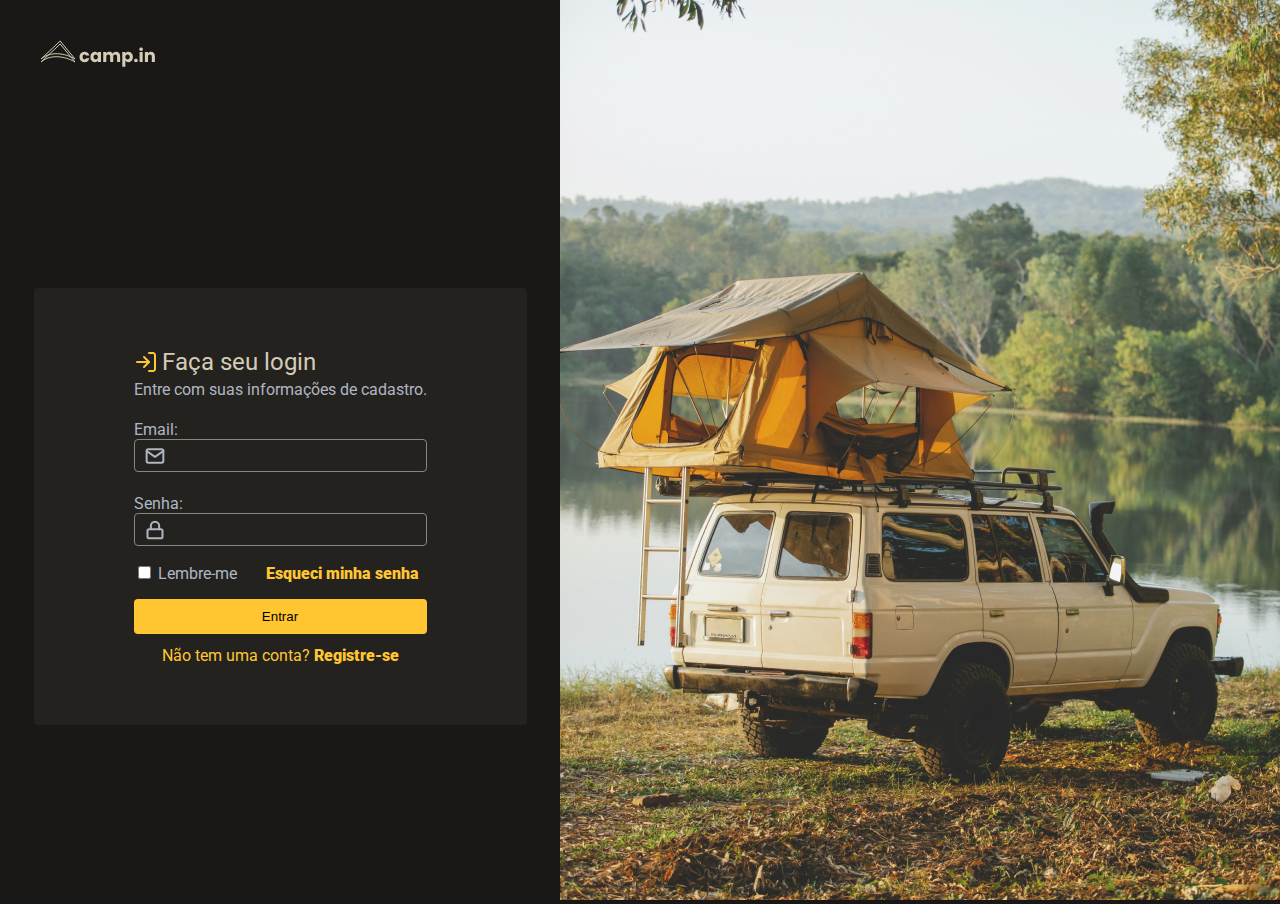
<file: index.html>
<!DOCTYPE html>
<html lang="pt">

<head>
  <meta charset="UTF-8">
  <meta http-equiv="X-UA-Compatible" content="IE=edge">
  <meta name="viewport" content="width=device-width, initial-scale=1.0">
  <title>Login form</title>
  <link rel="stylesheet" href="./style.css">
  <link rel="preconnect" href="https://fonts.googleapis.com">
  <link rel="preconnect" href="https://fonts.gstatic.com" crossorigin>
  <link href="https://fonts.googleapis.com/css2?family=Roboto:wght@400;500&display=swap" rel="stylesheet">
</head>

<body>
  <div class="left-side">
    <header class="header">
      <img src="./images/logo.svg">
    </header>
    <div class="container-form">
      <form action="">
        <div class="header-form">
          <div class="alinhar">
            <img src="./images/log-in.svg">
            <span class="header-text">Faça seu login</span>
          </div>
          <span class="subtitle">Entre com suas informações de cadastro.</span>
        </div>
        <div class="flex">
          <label for="email">Email:</label>
          <input class="input" type="email" id="email" name="email">
        </div>
        <div class="flex">
          <label for="senha">Senha:</label>
          <input class="input" type="password" id="senha" name="senha">
        </div>
        <div class="lembrar-esquecer-senha">
          <input class="check" type="checkbox" name="lembrar-senha" id="lembrar-senha">
          <label for="lembrar-senha">Lembre-me</label>
          <a href="/" class="primary">Esqueci minha senha</a>
        </div>
        <button>Entrar</button>
        <span class="primary centralized">Não tem uma conta?<a href="/"> Registre-se</a></span>
      </form>
    </div>
  </div>
  <div class="right-side">
    <img src="./images/side-image.jpg">
  </div>
</body>

</html>
</file>
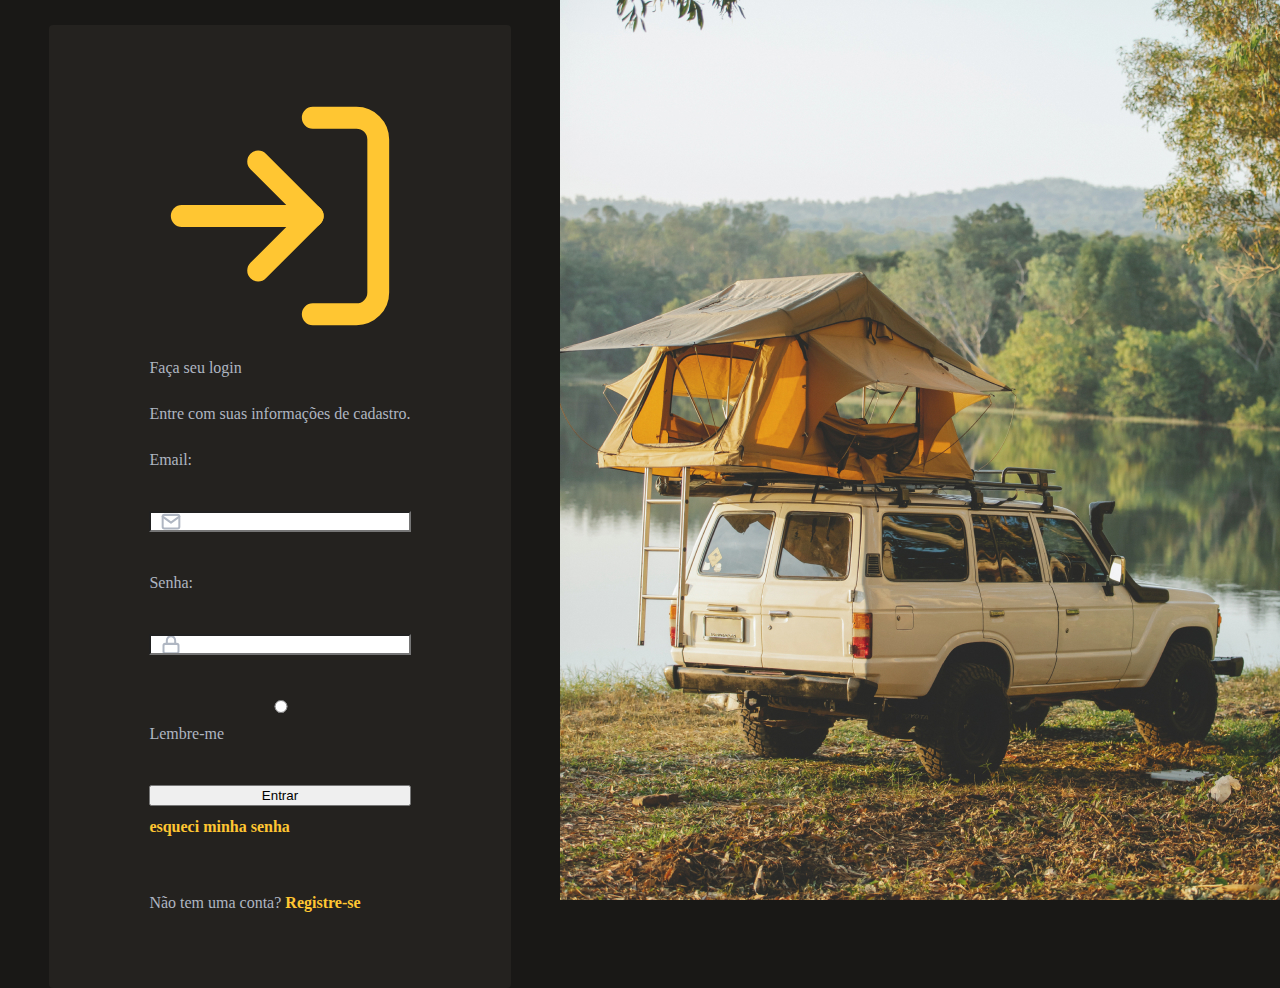
<file: desktopPage.html>
<!DOCTYPE html>
<html lang="pt">

<head>
  <meta charset="UTF-8">
  <meta http-equiv="X-UA-Compatible" content="IE=edge">
  <meta name="viewport" content="width=device-width, initial-scale=1.0">
  <title>Desktop Web Page</title>
  <link rel="stylesheet" href="./style.css">
</head>

<body>
  <div class="left-side">
    <div class="header">
      <img src="./images/logo.svg" alt="logo camp.in">
    </div>
    <div class="container-form">
      <form action="/">
        <img src="./images/log-in.svg" alt="imagem de log-in">
        <span>Faça seu login</span>
        <p>Entre com suas informações de cadastro.</p>
        <label for="email">Email:</label></br>
        <input type="email" id="email" name="email"></br>
        <label for="senha">Senha:</label></br>
        <input type="password" id="password" name="password"></br>
        <input type="radio" name="lembrar-senha" id="lembrar-senha">
        <label for="lembrar-senha">Lembre-me</label></br>
        <input type="submit" value="Entrar">
        <a href="/">esqueci minha senha</a></br>
        <p>Não tem uma conta? <a href="/">Registre-se</a></p>
      </form>
    </div>
  </div>
  <div class="right-side">
    <img src=" ./images/side-image.jpg" alt="Um carro com uma tenda para acampar à beira de um rio">
  </div>
</body>

</html>
</file>
<file: style.css>
/*<!--
   :root {
  --text-base: #afb6c2;
  --text-title: #d4ccb6;
  --background: #191816;
  --form-background: #24221f;
  --primary-color: #ffc632;
}
*/
body {
  width: 100vw;
  height: 100vh;
  padding: 0;
  margin: 0;
  display: flex;
  background-color: #191816;
  color: #afb6c2;
  font-family: "Roboto";
}
.right-side,
.left-side {
  flex: 1;
}
.left-side {
  display: flex;
  flex-direction: column;
  justify-content: center;
}
.header {
  padding: 40px;
}
.container-form {
  flex: 1;
  align-self: center;
  display: flex;
  justify-content: center;
  align-items: center;
}
form {
  display: flex;
  flex-direction: column;
  background-color: #24221f;
  border-radius: 4px;
  gap: 12px;
  padding: 60px 100px;
}
.header-form {
  display: flex;
  flex-direction: column;
  justify-content: center;
  gap: 4px;
  margin-bottom: 4px;
}
.header-text {
  color: #d4ccb6;
  margin-left: 4px;
  font-size: 24px;
}
button {
  background-color: #ffc632;
  padding: 10px 14px;
  border: none;
  margin-top: 4px;
  border-radius: 4px;
}
.primary {
  color: #ffc632;
}
.input {
  border: 1px solid #868686;
  border-radius: 4px;
  background-color: #24221f;
  padding: 8px;
}
input[type="password"] {
  background-image: url("./images/lock.svg");
  background-repeat: no-repeat;
  background-size: 20px;
  background-position: 10px;
  padding-left: 40px;
  outline: none;
}
input[type="password"]:focus {
  border: 2px solid #ffc632;
  background-image: url("./images/lock-focus.svg");
}
input[type="email"] {
  background-image: url("./images/mail.svg");
  background-repeat: no-repeat;
  background-size: 20px;
  background-position: 10px;
  padding-left: 40px;
  outline: none;
}
input[type="email"]:focus {
  border: 2px solid #ffc632;
  background-image: url("./images/mail-focus.svg");
}
.check:active {
  background-color: #ffc632;
}
.flex {
  display: flex;
  flex-direction: column;
  margin: 5px 0px;
}
.subtitle {
  font-size: 16px;
}
.alinhar {
  display: flex;
  align-items: center;
}
.primary.centralized {
  text-align: center;
}
a {
  text-decoration: none;
  color: #ffc632;
  font-weight: 900;
}
.lembrar-esquecer-senha .primary {
  margin-left: 25px;
}
@media only screen and (max-width: 460px) and (min-width: 390px) {
  .right-side img {
    display: none;
  }
  form {
    background-color: #191816;
    padding: 10px;
    width: 95vw;
  }
  .container-form {
    display: block;
  }
  .header {
    padding: 20px;
  }
  .lembrar-esquecer-senha .primary {
    margin-left: 140px;
  }
}
</file>
